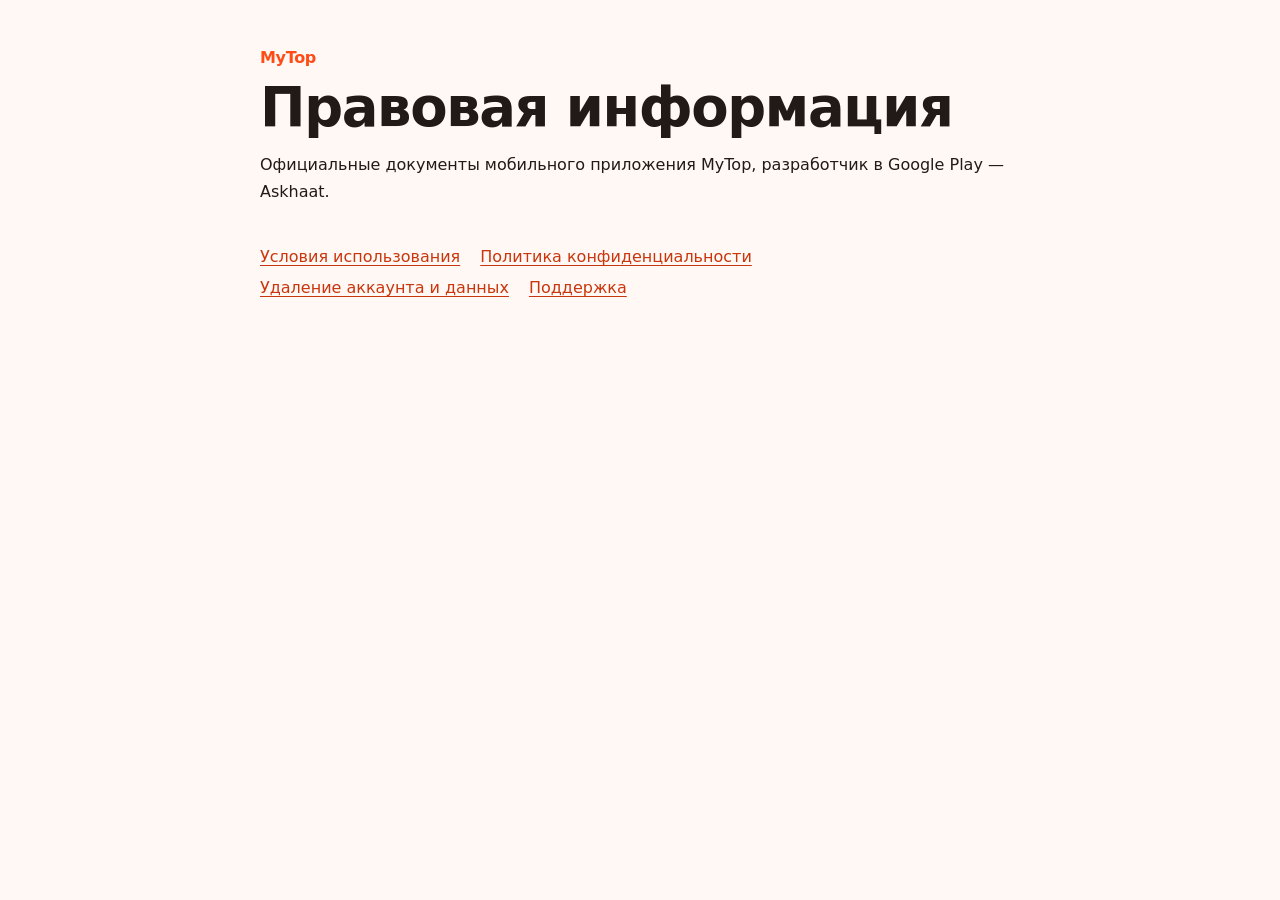
<file: index.html>
<!doctype html>
<html lang="ru">
<head>
  <meta charset="utf-8">
  <meta name="viewport" content="width=device-width, initial-scale=1">
  <title>MyTop — правовая информация</title>
  <link rel="stylesheet" href="./styles.css">
</head>
<body>
  <main>
    <div class="brand">MyTop</div>
    <h1>Правовая информация</h1>
    <p>Официальные документы мобильного приложения MyTop, разработчик в Google Play — Askhaat.</p>
    <nav class="nav" aria-label="Документы">
      <a href="./terms/">Условия использования</a>
      <a href="./privacy/">Политика конфиденциальности</a>
      <a href="./delete-account/">Удаление аккаунта и данных</a>
      <a href="./support/">Поддержка</a>
    </nav>
  </main>
</body>
</html>
</file>
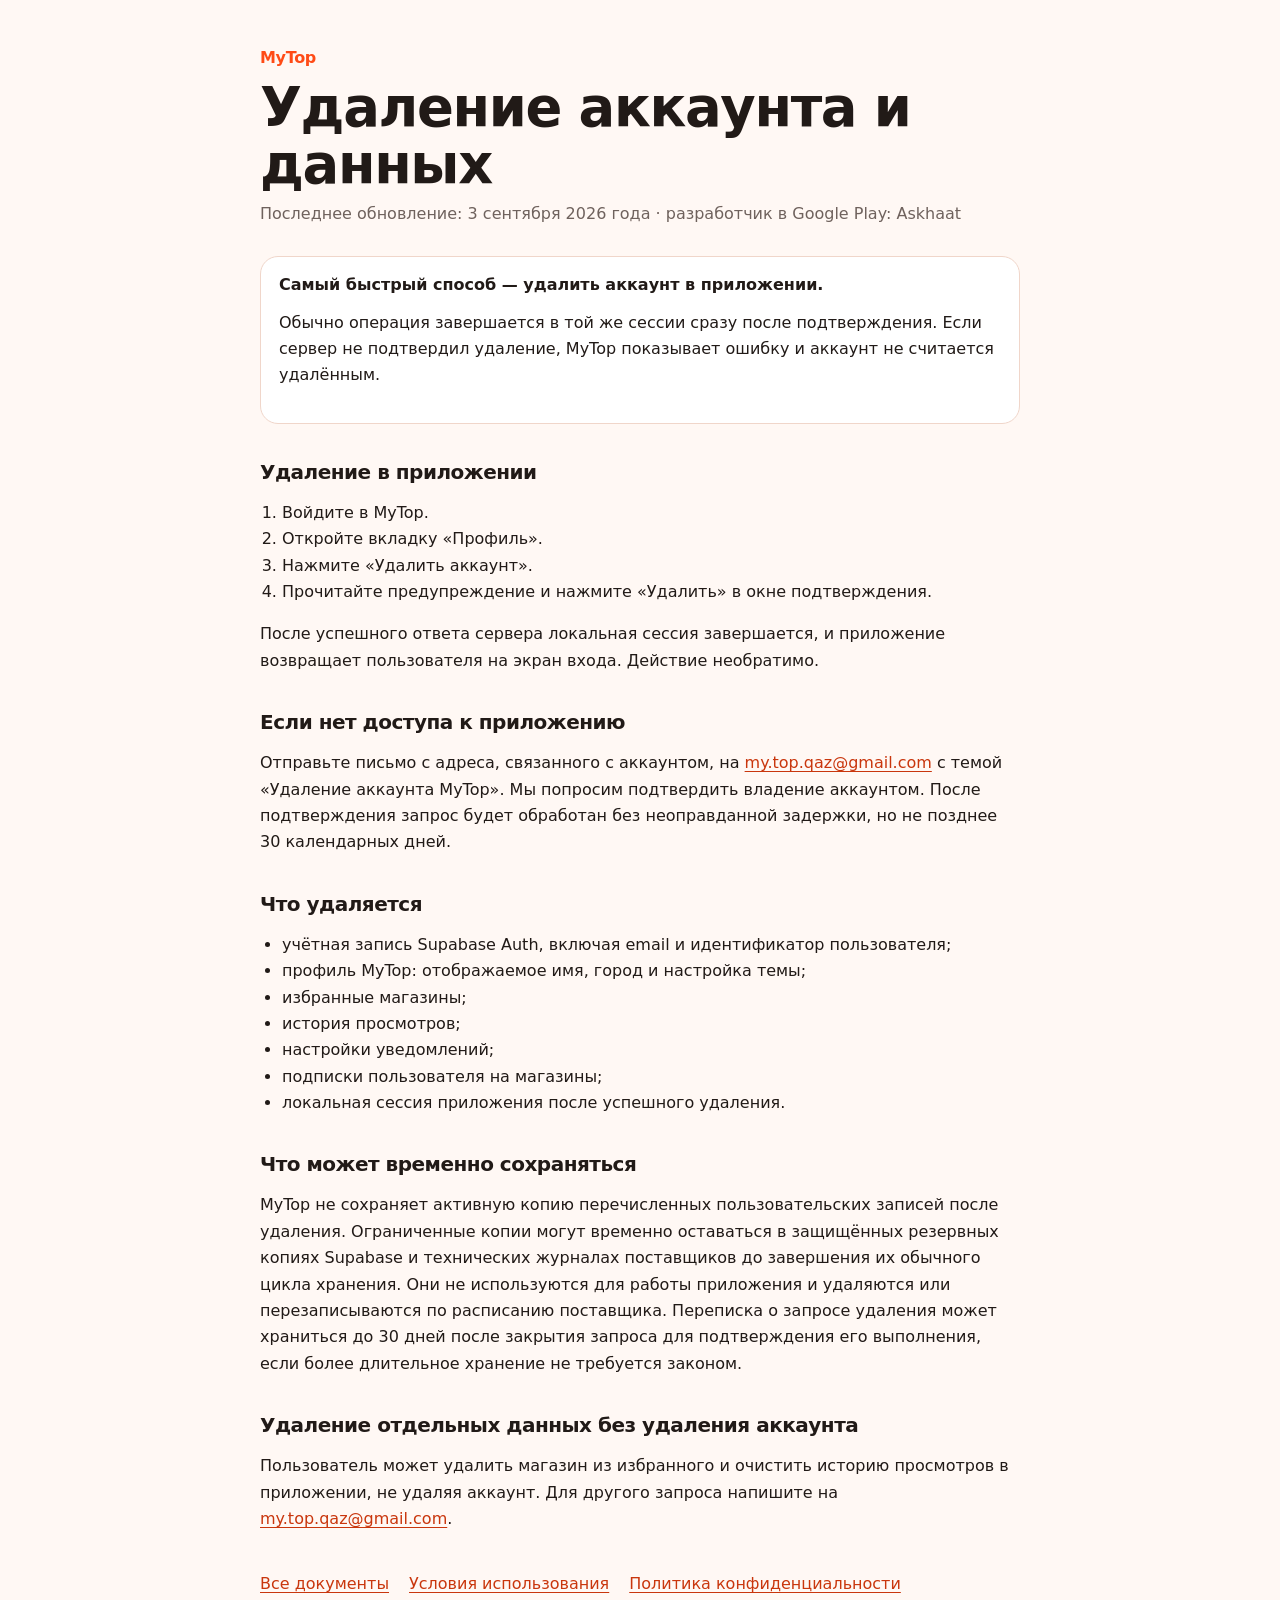
<file: delete-account/index.html>
<!doctype html>
<html lang="ru">
<head>
  <meta charset="utf-8">
  <meta name="viewport" content="width=device-width, initial-scale=1">
  <title>Удаление аккаунта MyTop</title>
  <link rel="stylesheet" href="../styles.css">
</head>
<body>
  <main>
    <div class="brand">MyTop</div>
    <h1>Удаление аккаунта и данных</h1>
    <p class="meta">Последнее обновление: 3 сентября 2026 года · разработчик в Google Play: Askhaat</p>

    <div class="notice">
      <strong>Самый быстрый способ — удалить аккаунт в приложении.</strong>
      <p>Обычно операция завершается в той же сессии сразу после подтверждения. Если сервер не подтвердил удаление, MyTop показывает ошибку и аккаунт не считается удалённым.</p>
    </div>

    <h2>Удаление в приложении</h2>
    <ol>
      <li>Войдите в MyTop.</li>
      <li>Откройте вкладку «Профиль».</li>
      <li>Нажмите «Удалить аккаунт».</li>
      <li>Прочитайте предупреждение и нажмите «Удалить» в окне подтверждения.</li>
    </ol>
    <p>После успешного ответа сервера локальная сессия завершается, и приложение возвращает пользователя на экран входа. Действие необратимо.</p>

    <h2>Если нет доступа к приложению</h2>
    <p>Отправьте письмо с адреса, связанного с аккаунтом, на <a href="mailto:my.top.qaz@gmail.com?subject=Удаление%20аккаунта%20MyTop">my.top.qaz@gmail.com</a> с темой «Удаление аккаунта MyTop». Мы попросим подтвердить владение аккаунтом. После подтверждения запрос будет обработан без неоправданной задержки, но не позднее 30 календарных дней.</p>

    <h2>Что удаляется</h2>
    <ul>
      <li>учётная запись Supabase Auth, включая email и идентификатор пользователя;</li>
      <li>профиль MyTop: отображаемое имя, город и настройка темы;</li>
      <li>избранные магазины;</li>
      <li>история просмотров;</li>
      <li>настройки уведомлений;</li>
      <li>подписки пользователя на магазины;</li>
      <li>локальная сессия приложения после успешного удаления.</li>
    </ul>

    <h2>Что может временно сохраняться</h2>
    <p>MyTop не сохраняет активную копию перечисленных пользовательских записей после удаления. Ограниченные копии могут временно оставаться в защищённых резервных копиях Supabase и технических журналах поставщиков до завершения их обычного цикла хранения. Они не используются для работы приложения и удаляются или перезаписываются по расписанию поставщика. Переписка о запросе удаления может храниться до 30 дней после закрытия запроса для подтверждения его выполнения, если более длительное хранение не требуется законом.</p>

    <h2>Удаление отдельных данных без удаления аккаунта</h2>
    <p>Пользователь может удалить магазин из избранного и очистить историю просмотров в приложении, не удаляя аккаунт. Для другого запроса напишите на <a href="mailto:my.top.qaz@gmail.com">my.top.qaz@gmail.com</a>.</p>

    <nav class="nav"><a href="../">Все документы</a><a href="../terms/">Условия использования</a><a href="../privacy/">Политика конфиденциальности</a></nav>
  </main>
</body>
</html>
</file>
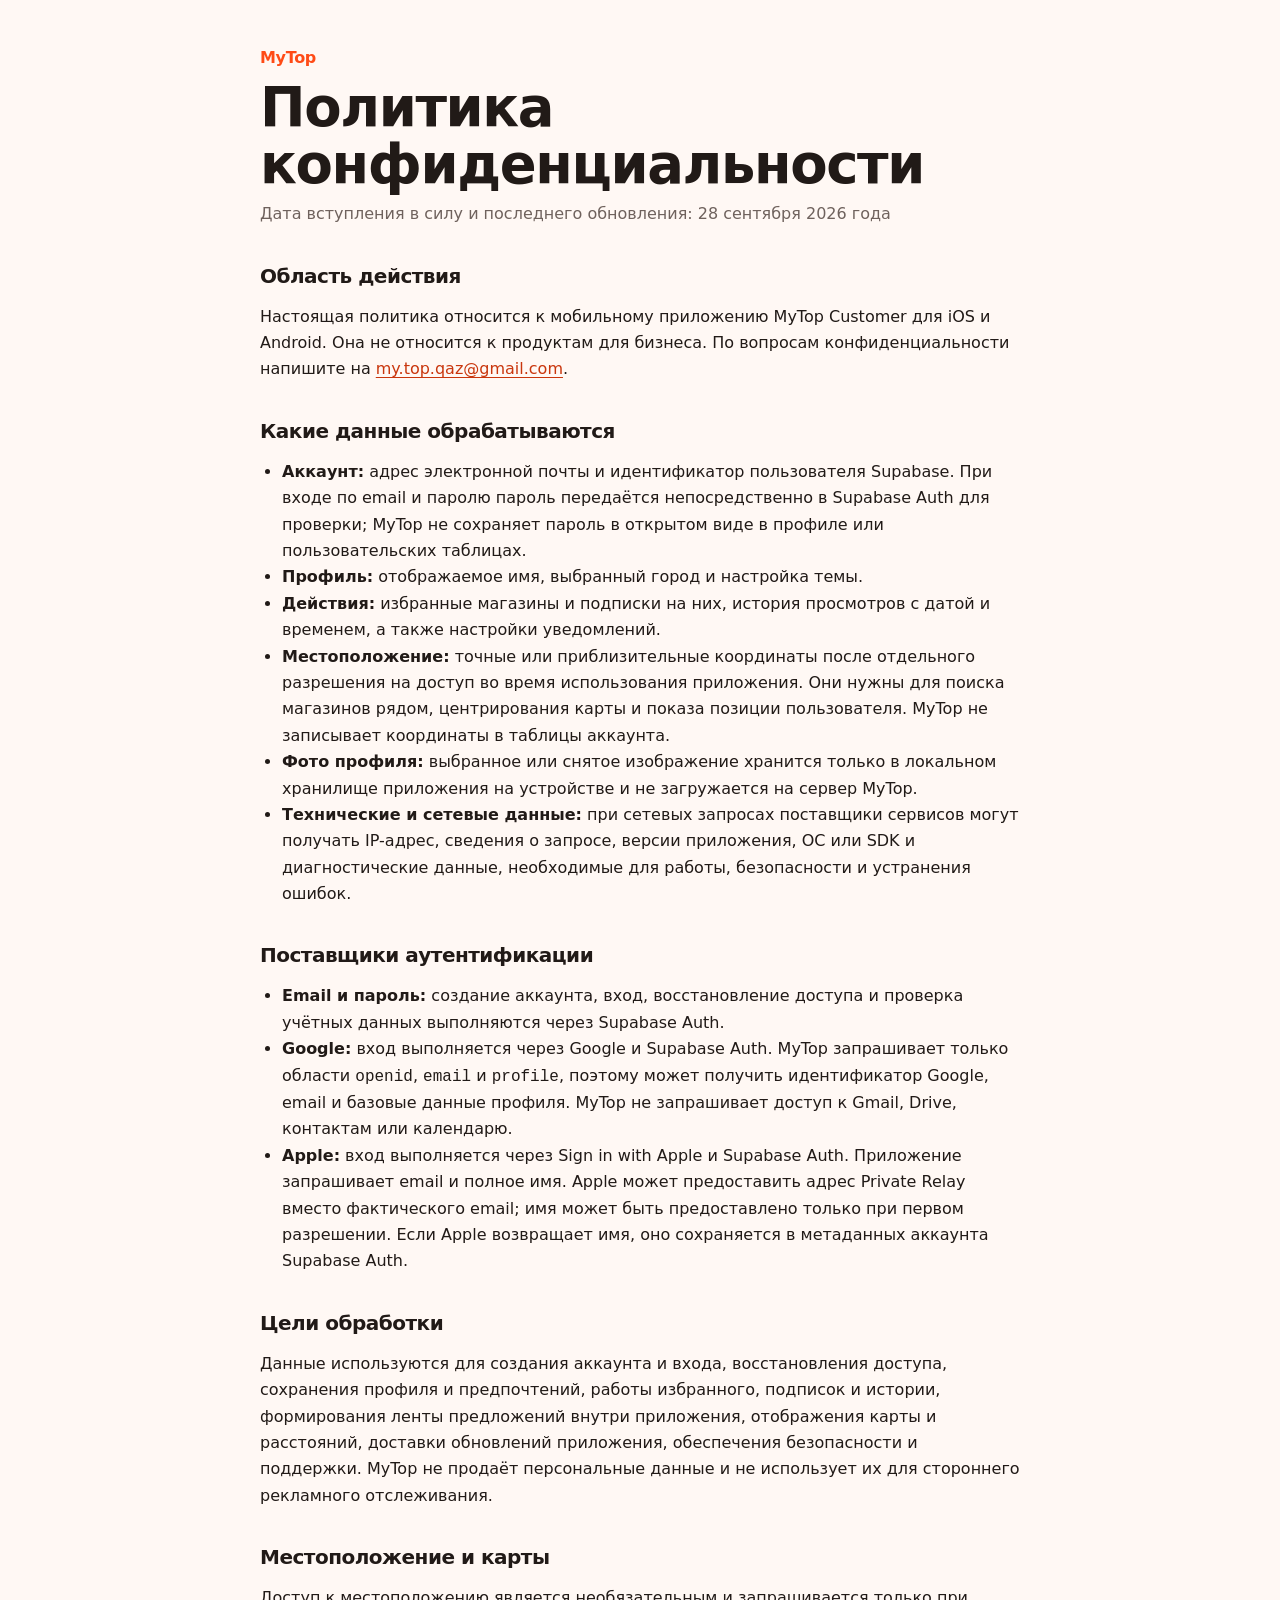
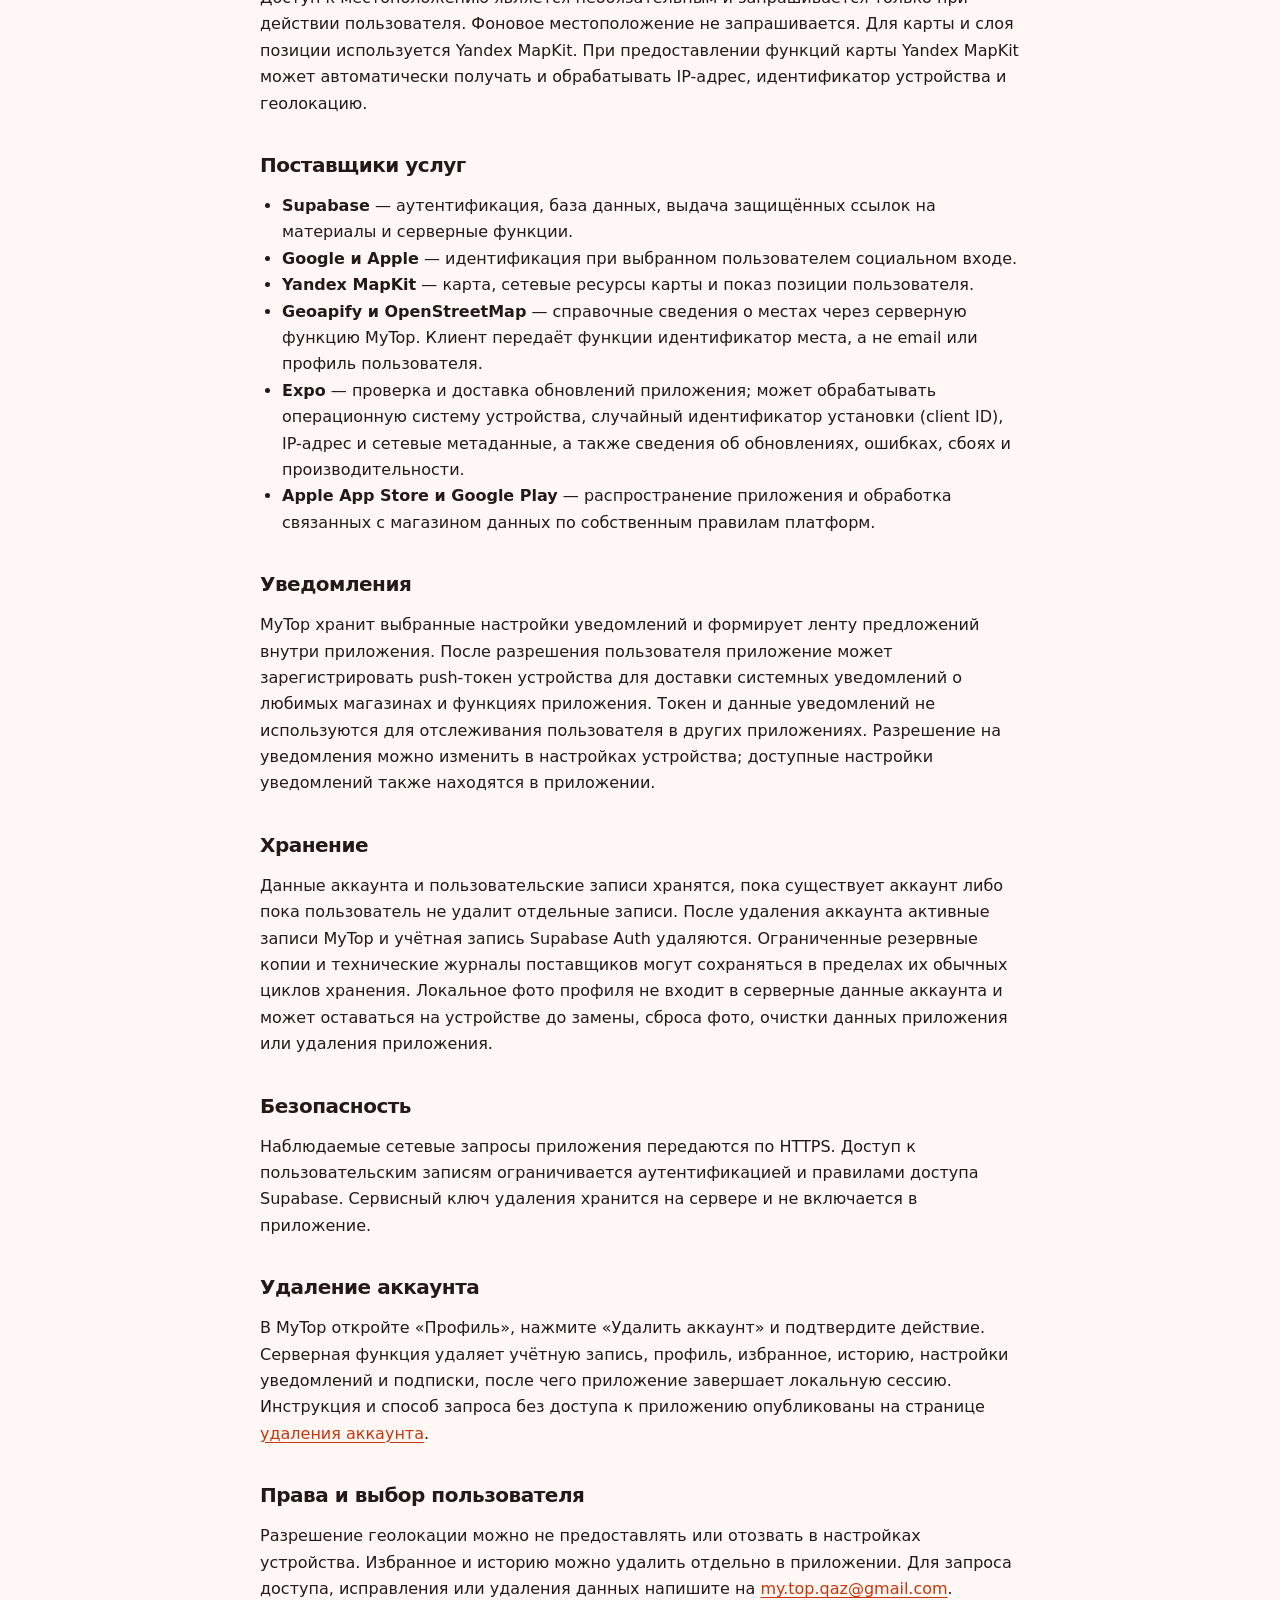
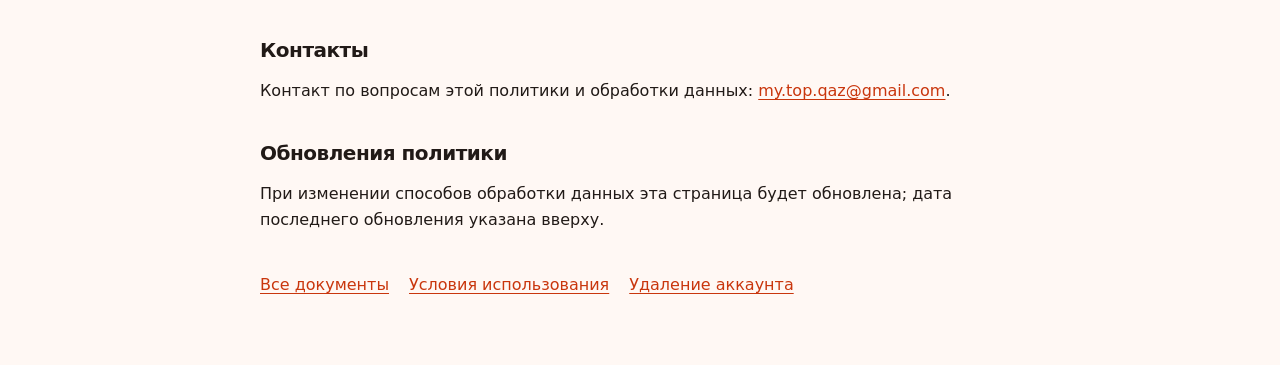
<file: privacy/index.html>
<!doctype html>
<html lang="ru">
<head>
  <meta charset="utf-8">
  <meta name="viewport" content="width=device-width, initial-scale=1">
  <title>Политика конфиденциальности MyTop</title>
  <link rel="stylesheet" href="../styles.css">
</head>
<body>
  <main>
    <div class="brand">MyTop</div>
    <h1>Политика конфиденциальности</h1>
    <p class="meta">Дата вступления в силу и последнего обновления: 28 сентября 2026 года</p>

    <h2>Область действия</h2>
    <p>Настоящая политика относится к мобильному приложению MyTop Customer для iOS и Android. Она не относится к продуктам для бизнеса. По вопросам конфиденциальности напишите на <a href="mailto:my.top.qaz@gmail.com">my.top.qaz@gmail.com</a>.</p>

    <h2>Какие данные обрабатываются</h2>
    <ul>
      <li><strong>Аккаунт:</strong> адрес электронной почты и идентификатор пользователя Supabase. При входе по email и паролю пароль передаётся непосредственно в Supabase Auth для проверки; MyTop не сохраняет пароль в открытом виде в профиле или пользовательских таблицах.</li>
      <li><strong>Профиль:</strong> отображаемое имя, выбранный город и настройка темы.</li>
      <li><strong>Действия:</strong> избранные магазины и подписки на них, история просмотров с датой и временем, а также настройки уведомлений.</li>
      <li><strong>Местоположение:</strong> точные или приблизительные координаты после отдельного разрешения на доступ во время использования приложения. Они нужны для поиска магазинов рядом, центрирования карты и показа позиции пользователя. MyTop не записывает координаты в таблицы аккаунта.</li>
      <li><strong>Фото профиля:</strong> выбранное или снятое изображение хранится только в локальном хранилище приложения на устройстве и не загружается на сервер MyTop.</li>
      <li><strong>Технические и сетевые данные:</strong> при сетевых запросах поставщики сервисов могут получать IP-адрес, сведения о запросе, версии приложения, ОС или SDK и диагностические данные, необходимые для работы, безопасности и устранения ошибок.</li>
    </ul>

    <h2>Поставщики аутентификации</h2>
    <ul>
      <li><strong>Email и пароль:</strong> создание аккаунта, вход, восстановление доступа и проверка учётных данных выполняются через Supabase Auth.</li>
      <li><strong>Google:</strong> вход выполняется через Google и Supabase Auth. MyTop запрашивает только области <code>openid</code>, <code>email</code> и <code>profile</code>, поэтому может получить идентификатор Google, email и базовые данные профиля. MyTop не запрашивает доступ к Gmail, Drive, контактам или календарю.</li>
      <li><strong>Apple:</strong> вход выполняется через Sign in with Apple и Supabase Auth. Приложение запрашивает email и полное имя. Apple может предоставить адрес Private Relay вместо фактического email; имя может быть предоставлено только при первом разрешении. Если Apple возвращает имя, оно сохраняется в метаданных аккаунта Supabase Auth.</li>
    </ul>

    <h2>Цели обработки</h2>
    <p>Данные используются для создания аккаунта и входа, восстановления доступа, сохранения профиля и предпочтений, работы избранного, подписок и истории, формирования ленты предложений внутри приложения, отображения карты и расстояний, доставки обновлений приложения, обеспечения безопасности и поддержки. MyTop не продаёт персональные данные и не использует их для стороннего рекламного отслеживания.</p>

    <h2>Местоположение и карты</h2>
    <p>Доступ к местоположению является необязательным и запрашивается только при действии пользователя. Фоновое местоположение не запрашивается. Для карты и слоя позиции используется Yandex MapKit. При предоставлении функций карты Yandex MapKit может автоматически получать и обрабатывать IP-адрес, идентификатор устройства и геолокацию.</p>

    <h2>Поставщики услуг</h2>
    <ul>
      <li><strong>Supabase</strong> — аутентификация, база данных, выдача защищённых ссылок на материалы и серверные функции.</li>
      <li><strong>Google и Apple</strong> — идентификация при выбранном пользователем социальном входе.</li>
      <li><strong>Yandex MapKit</strong> — карта, сетевые ресурсы карты и показ позиции пользователя.</li>
      <li><strong>Geoapify и OpenStreetMap</strong> — справочные сведения о местах через серверную функцию MyTop. Клиент передаёт функции идентификатор места, а не email или профиль пользователя.</li>
      <li><strong>Expo</strong> — проверка и доставка обновлений приложения; может обрабатывать операционную систему устройства, случайный идентификатор установки (client ID), IP-адрес и сетевые метаданные, а также сведения об обновлениях, ошибках, сбоях и производительности.</li>
      <li><strong>Apple App Store и Google Play</strong> — распространение приложения и обработка связанных с магазином данных по собственным правилам платформ.</li>
    </ul>

    <h2>Уведомления</h2>
    <p>MyTop хранит выбранные настройки уведомлений и формирует ленту предложений внутри приложения. После разрешения пользователя приложение может зарегистрировать push-токен устройства для доставки системных уведомлений о любимых магазинах и функциях приложения. Токен и данные уведомлений не используются для отслеживания пользователя в других приложениях. Разрешение на уведомления можно изменить в настройках устройства; доступные настройки уведомлений также находятся в приложении.</p>

    <h2>Хранение</h2>
    <p>Данные аккаунта и пользовательские записи хранятся, пока существует аккаунт либо пока пользователь не удалит отдельные записи. После удаления аккаунта активные записи MyTop и учётная запись Supabase Auth удаляются. Ограниченные резервные копии и технические журналы поставщиков могут сохраняться в пределах их обычных циклов хранения. Локальное фото профиля не входит в серверные данные аккаунта и может оставаться на устройстве до замены, сброса фото, очистки данных приложения или удаления приложения.</p>

    <h2>Безопасность</h2>
    <p>Наблюдаемые сетевые запросы приложения передаются по HTTPS. Доступ к пользовательским записям ограничивается аутентификацией и правилами доступа Supabase. Сервисный ключ удаления хранится на сервере и не включается в приложение.</p>

    <h2>Удаление аккаунта</h2>
    <p>В MyTop откройте «Профиль», нажмите «Удалить аккаунт» и подтвердите действие. Серверная функция удаляет учётную запись, профиль, избранное, историю, настройки уведомлений и подписки, после чего приложение завершает локальную сессию. Инструкция и способ запроса без доступа к приложению опубликованы на странице <a href="../delete-account/">удаления аккаунта</a>.</p>

    <h2>Права и выбор пользователя</h2>
    <p>Разрешение геолокации можно не предоставлять или отозвать в настройках устройства. Избранное и историю можно удалить отдельно в приложении. Для запроса доступа, исправления или удаления данных напишите на <a href="mailto:my.top.qaz@gmail.com">my.top.qaz@gmail.com</a>.</p>

    <h2>Контакты</h2>
    <p>Контакт по вопросам этой политики и обработки данных: <a href="mailto:my.top.qaz@gmail.com">my.top.qaz@gmail.com</a>.</p>

    <h2>Обновления политики</h2>
    <p>При изменении способов обработки данных эта страница будет обновлена; дата последнего обновления указана вверху.</p>
    <nav class="nav"><a href="../">Все документы</a><a href="../terms/">Условия использования</a><a href="../delete-account/">Удаление аккаунта</a></nav>
  </main>
</body>
</html>
</file>
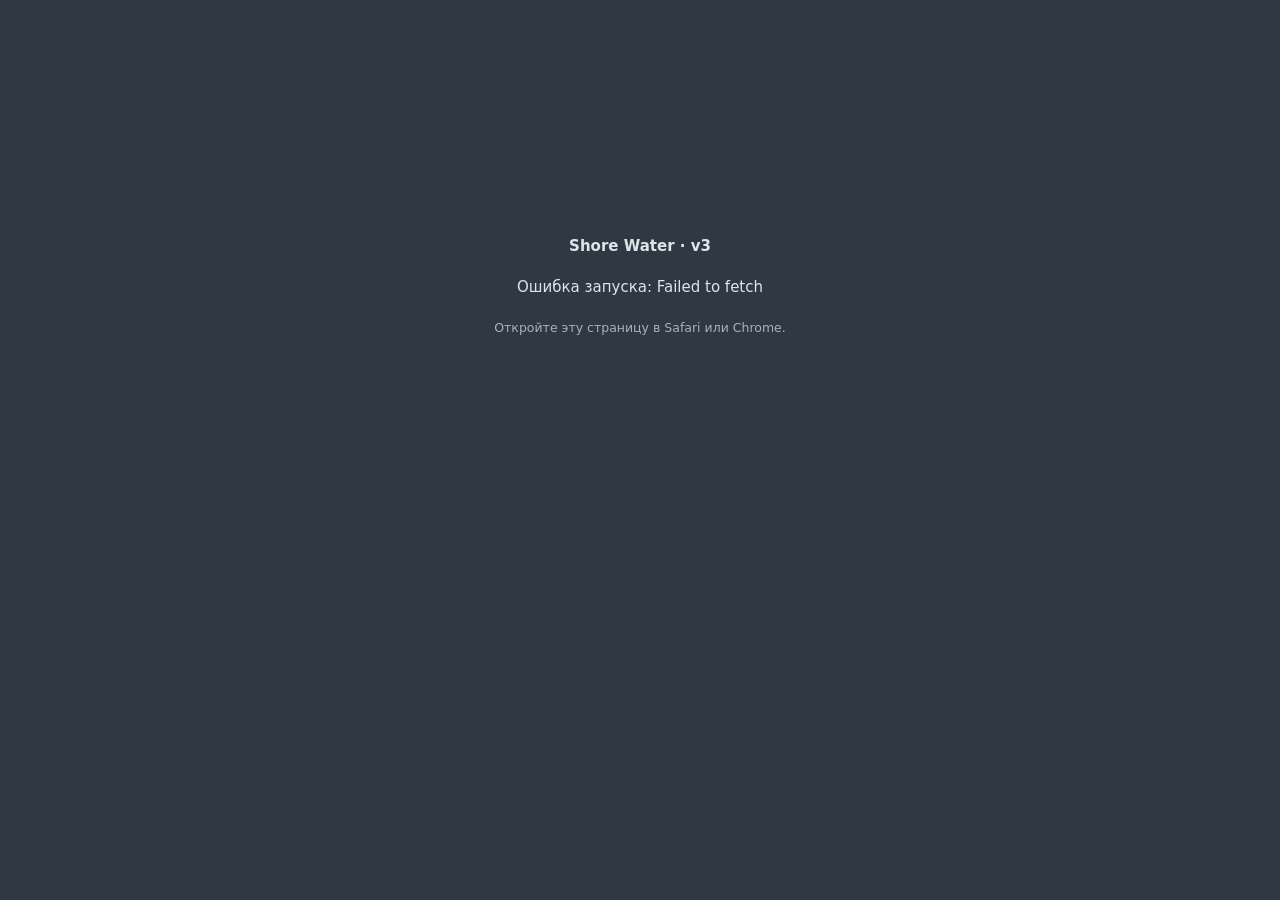
<file: shore-water/index.html>
<!doctype html><html lang="ru"><meta charset="utf-8"><meta name="viewport" content="width=device-width,initial-scale=1,viewport-fit=cover"><meta name="robots" content="noindex"><title>Shore Water v3</title><style>html,body{margin:0;min-height:100%;background:#303943;color:#dce5e8;font:15px/1.7 system-ui}main{padding:26vh 7vw;text-align:center}small{opacity:.7}</style><main><b>Shore Water · v3</b><p id="status">Загружаю берег, песок и прибой…</p><small>Откройте эту страницу в Safari или Chrome.</small></main><script>
(async()=>{try{
if(typeof DecompressionStream==='undefined')throw Error('Нужен Safari 16.4 или новее. Обновите браузер либо используйте обычный HTML-файл из чата.');
const response=await fetch('https://raw.githubusercontent.com/Prozorog/mytop-legal/b7c500f01bbe228c8cee21589163d2afe8513a1d/shore-water/index.html');
if(!response.ok)throw Error('Не удалось получить исходный пакет: '+response.status);
let html=(await response.text()).replace(/\r\n?/g,'\n');
async function hash(text){return Array.from(new Uint8Array(await crypto.subtle.digest('SHA-256',new TextEncoder().encode(text))),b=>b.toString(16).padStart(2,'0')).join('');}
if(await hash(html)!=='13390603e62b785137950cf99668e0f36270a279e210564f69685cb3d7df3437')throw Error('Контрольная сумма базового пакета не совпала.');
const packed=[
'H4sIAAAAAAAC/8V9a5PbSJLYX8Fq99QEUETjQfDZaLkltUaK1Wj61JrRXmgUWpAEm1CTIAWAbLJbHbG7Zzs2Ys/h8Pk+ORw+nz/4myNmxzs3433MRewvaP2F+yXOzKoCCmy2pNu7sydGTaAeWVlZWfmoyiq8eOE0met67NbeOJ9OtEmYnARf3koXX97a3xtH4XB/bxrloTYYh2kW5ZC1yEf1NuZSehJOI0hcxtHZfJbmX97SBrMkjxIseRYP83EwjJbxIKrTC4uTOI/DST0bhJMocJisVx/FeTCYLaN0E/JgNpmlUH4cTaMK9GGYnmLhPM4n0f7xeJZG2lmYR6n2x2+1LEyG2m0tW6SjvV1e4svk1kv2wm22PUZ/bv1wEvajyUU+m3ejZFnLwlFUD9MorMcJ9LQO6cyer/ReGp+M8+40XNWa8xXbVpRKUGH98oeQkMfJSUaAoZuDmgc5mqm9rxG9B/Dr44iaokqObQ+XY62uNX1EAkkzmszOuuEin13+cLwYXvRneT6bvhcxXqTALI8Hp7KabORG1Kp1Xy+m82pVx/+4qoLuHbvFGnarA4yWRYM8niVaPIRhlOSCsR3Hw2GUANu5+8cPP3t6qD0/eHb4FIfT29uFxL1hvNQGkzDLoF5/AW0kGXIAf9SGYR7WkaE46wG37DtY+epvrr67+v7dz66+uvr91Vd7u7z41moZchHUc6nef7r6Bmp9c/W/31uHeA7qeFTnr6++v/rNB1o5SaELUOPqfxBSX38IKeBlLP23gM7PAfxvNajy66vfQa++vfqurLoL5CkAEG3zNIwn96PpDKo3CL2/xfrQ5rdXX737xbu/0gAOUuZ7SPjNu7/Urr7Trv4B3r/D9Kv/U8JWKZ/OzpDqNHv29+JkvsiV5nAg8/Wcpu44Gpz2ZyuctvgYDfe1q78DxL+Bxn6lXf3h6itojnr126tv9nYFRN6Pj2pxEiUfau8/X/3u3V9Cd76j5mg8v4Xmvn/383e/QOp9VKPaaJZC0mgWTsVIILSisoIRLyIxSkGaotSaxgm82fgUruDJsUCCalkezeHFsn14WYaTBVZxsNGPwubNIpzE+RoR+u84pNi3d78k1L5TyJlFE5hvHLuyyt5sTnNQbfbqr9/9inMY/AMAvMi1ooj7/tXfESl/A419876yTSz7vwjiH+Df7+mvUn6Xo7ety9dnOPUhjUBkQCIJBmCnXyP/vvv5tSlEhefhIov4kH0FbPCtOtV4i/Oivekij3CiPT84vq/tasgg1MffAfbfaf/4s7+B6QGMi1zTT0HhxKOcp/4aySYKf4NYHc/DQcTzYDa9+9XV3yNRsdbVf4Wyv4SJR5k49YAzAeRX1Jn/AsV+x2c5LwDyCiD/Egtc/RrrP6B0KECTCIp/LSYyVD8SLZY9nVcJKjvo+s0/fq19cvR5qS8d221AGqlNePUdF96QlwlpZC8UFIjGN+9+gYj/W8Dgq6v/c/UHi+Tk1bcolP5ADAjs9+7faTTluJTCit9c/dYSFN8V8l9o5IbXAc0Af9ktevWbDms0m754bXlN1mg3mwwsgSTLtZNJMAiTZZhZJ1F+D62BVV7bOYv6JxN3h12ECdoXcZh1R+Eki1g4mY9D8TyfnUXpURqNojRKBlF3Zwzqtj4HxTpLpyGk7LA5cle6jO6n4RlopbuLERTm1S/1HkfYB2Ix+iNQ+vSzu48eHwbTMB+MP42GcVjbqc1nMaCWdsFgQcNJ39Etyo8ygMKr3f380eP7wQ7SvI6GSt3bwTzeuXA4PFyCofM4BimRRKno4oB3eDLL8h0WBfsXkQUoY8H70ShcTPKa3svyMF9kFtemAeEu07DuPWFB7QAD1PnE5OODPIzsQ8MFbPsfaXD/GwziH4jRkE+/kdPiKxrmf//uL3tCY1DNq6+hzPc0EVAIQeLXwP2/Jj0qqv+HTVmgEbQN6WXt9Ap6I296jP+9NVok3HiYQmfjLJzOJ9GzMAVeqJ2xsX7xZaJx6g5miyTPgpMJ8skjHIsknNBA50dhCrYlpNQg9+nhk/uHT+9+/uDB4VOG75/cPXCaD/Dx+ODTo8eHx4iHAMrbywIO/PbtgzQN19YonU1rPEm34mQwWQyjrNbQ7zS6H1PQ1e+4XbsXj2o/EPD1NMoXaaIli8mkbHzUn2F3BmBn5dED7EKf2LOmMzKSy8ynUTKM0iJ3GM3BDr8htwfp/TgZqgAh6cHTg08PBVWgYaKBKFmpv0lBwoSApkqx43yWhifRp+WYXasouq4OAQ4oQhqVqG22raIJr/c+e/zZ01cHz54d3Hv46eGTZza7Ab+P7A1R7p/Zm/uHR88evrr32adHnz0BlNzGn9AvDqPsF7sB0YJXZqc03mgFKQN7TFJgA74eBEE1hZB9fPjs8CN4A1mU2kX2nZ3qF5A/BJVe5VDioCKn0tmSYbZkim6p0wH8CU28X5BP2QVycr9pjJxakH4YZ/NZFtX+dVC6vIROC9/GabT8FuN/b6mC4pPHx4+Dn36ZLKNBQ5vESRSmx5xfeH7q3tdyBrmutljqFzE9ZecBiulFGh3H51EN/Eq9RxnzABT5dF5bLA18r2Xnet3yqXrNtnQmEusOeJMcVBjQbw0cx1lam+s66wdgitZC02FUkAMeBcCJgxwKSEpP41UN/wEi0eRBBHoL8AgBE1ZJ4dD71oqF1lrH7JG10tm1mrxcCOX6olwlu1/[base64]/TCL7kbDZ5xVJMvUnrAnUoR67gPWj4b3wZVkebqIcJoCAY/RxpudJZkWall8kkRDjewgsHxmkwXpVkGyURxNhpb2DEg5QdMJSp6ks9ky0tAjRViQBPZJGvfRsgSUklOAmkbaSTQDBZvGAw1n4QSs4SmYHExLZjnU1WZgH4Mbog2jQTixpD10fPDk/qsnASp6Rs/3fxJ47i5PZmgmYVeCJDrTHkxmYe65pFVrvIAhfhp6YWBhlU36CGjiR6GUhF+QqoRxABbHMqKGjyO0sEAoUMb9OM3XAYolqv4UPO1lNAxsDiwC8RPn+F5Ag+HgxkqQc5sFh4sbpyUqOo6axLuoYYkeqLDuzaYo4o7S2QlINjBAT+VzLQNdHyVfHLOf/nAJfIij6tm2FmVfJmAwDmJKwXGfayMkZi8Gpw2FwfLzZW8G3izJLHi4h8Kwt0hitJ20Um4t7gIDsgVyE6D0o4tS4gHPLmfxECYkTAP9ggD1iwHg9aAVIXyigISD5fq74JdYDCRZjzDShkGtIjOpLaxpRmZkrVe6lZo3Fai/[base64]/H3F4rJjItFllCLU4wr04+sPlDmHMotgvqrHbBnMz+uvWRjUXgvZY8a60TAHY9CyoSnF0aZKlXLmRfiSlc9m4yVbcM1ZJPaVAn1RYFnliMUcZsqQeGKTIXizQkW9WLE1W7lsDeNWFJHWnWA7tOyeHf7k2edPD1+595nCkNbJBJ7IIJrHoLfR/o1iLP/5k6ODez9+9fSz568eHz755NlDQe73lD3+8aOjV0ePfnL4+JitPlQOAB+zNZUC+XG86D+aguHt3t/A1Wa8f3VgE+hjfQ0/Qp7i74PHnx08K2j5cf2wP7IL9kd1wVZmBemLniovKkM6mJA4ohGVKFujGASKAMK1kUXlajxJKp5NtaMIBVuZCsXD',
'y57KQBU0shwmFKWHYN2dsz7YbucM1P8CbOGh4mcvV0F/VYdCy/Ogf16HonkaLqMJn0jj9XyW15aYW3gJEsjbt7zknmXbji/f9q2m5N2ijTQcxosssFzXZ2hkPBXvXoNN4mmcB5bfKEtPolEuBIIydWvFxAZc+yu9TjVVeaFXpAXt6ahgBlE8kVBAnnEo5vuhlEjls/l7cQIKn38QJ76v8j6kCMxHI0UGW/DiJRk0aWG95LM8nDwnG5BsF1xvrmGR1wF0o/d6L+CI9F6bpi7z4gDp3ov3AqJcL4Y85BLR1CqoxSYYvYYUzk6TnYPo3EyTJAeRD0ylG8uVWUOugqdzfbfGecTgP9groMpwFWDZeg6F2fA8wOL4co4uYK7y4RDzdVxpwZx9IpOOS2pxskDDSiKL/kSAalroJFdntGejpjkEB0vuW4779i0V2AfLfRvA0w0lwRCQAk1nZ1F+n5ZpaEmWHg9ymn/YGJY0C2Vw+pLGEL2hT8Rc0s5gSoDbk+UgKdDohgnU585RtuiDiQ5Qe2Dwk2WFBfuz4VpLIrAN+VTPtDi3SoSniEUcToKaU8c+6gY8FB6KRx4K9Viv5Dg25cjO6EQjCQvmuVcljhiIPT6/ObsIBKLhSRQUgHkBw/[base64]/[base64]/KJwLPj7UmejVbAAJ2J0Hizrr0n/RnkIuvcMuiBV6hqe13tub62o2dUKElcrSF2tUMMW+gVU6VoHNMzYXK1QxYBjslrdGa26Tn0ECbX1ndE5PoMqLbsOHOCBo5iHZqAmvjTC3pkZhL1LQRqYwI32nYJTbAZVds/qSMyuXTEcYTiGEVF7mKvMPohAMQGfl3wkkY8DzPszsSRTIRRmiAUgnZ1SOejZx9oSw/crVKF6q3oVVRKWRYHVkBiehdkYlFEpG4d5uVxnN0B+tsUKvGG1bHV+vTSgHlavzk+ZaljtP2kyXgKahXxX8d8jUV6RtNAcprq6MoP5ujaRl3viFXdEGU3F4HmfY37v8PFjzv9bHfKNbMUR/4AP/pHud9Xz3uJ0i2VQ9LmLR8Xllmn9MvsGh5uWRCsEES1VCKWbNcgMAvtOubAB82RzNec04uZbTZJ1CbY4i8GehZ8k4NvKd7x2o+s7bq80wm00wZMN69tG0zvhZrc0uePdxPBcPj1eF8/[base64]/9nhReq76ZKM4Bf9oaU2i5CQf77bJXNtgMwmeuI2boqVMRzsPZfqLusOcl7oYcrL+Xu/KmgyXHhz4hwigKJNG4es9WaQcdELJfG241UHHQXbFr4fPetUkFE5LoAw9kyOADi74KvGwmFCu3fXaG44tdhYLbZlVlLzNnU1p2UTfxQLFPAM1tCX9ZMN1FN7PCUjmxjaHcY6xIgHfNbKajuninhM81B2wLQaTBZieqch2rHa9BbnwazpO4RkezzHuhNQtMGoahaeZ1o/yswisWGDtLEqZhkGlk3A+J88RZudE6+M2Gdi/[base64]/VXROp6CUZwfPHt17df/pwXNdZWHOqy5nVCgXJWF/EgnEc9yj49A8tNghf6nkHPFgJcxjjXLFlNvXIKpjAyT1ZqX78TLOZrwSsN3lFlLx4ICpVU7FcqAKoSOldrmfDnK67YK0brr2hrR+jrbcDeoSpvU/RUcKYVWqSJu9Vp5RYEEepv0/0E+u03Cgx06j2WG35Ky4f/jg4PPHz149P/ji8BWGIj169vn9w2Mt0F7YluszzUa7E/96/ksRK+V12gAC46xtBIT/8c00cPcHUWBbLI2n+IOh/ehD2RaXx/DfyeTVgzQ84RtcuGtXO4tyRhWxlqxShsF1Wi3muxTTLfcHwRVvaIsvjooNQ4DjaYsj2g0vEoHbtMWz9Tzatq9IO4oynSO/eEaRxbJh14F++67bbrBb79949LR5QB4nMFBv+STgRkhv+fkyWCxxWAmLIHD0uRlILMtkW59bazPYskW4WOpWaki8lkfBHKbHqyPRVAAUMIiCc+ZYMMo/LVD3iGYtmFS3eN/AcBjOzkBWcXQZ/SRi2/RNsHiMLn8BzkxAYgGDIlQqmQVvrNX6fPeNdWZYPnhAiH6YrIHjs+zZOExqGYFER8UBofz2LWaekMRKK/notsJ/gkkdS+zCLpFF+GM/DrMAfRN0MnCpD34atlFzrDqmDmd5LWGL40Wi4y4uKACceTjWq6Du9FZ7AfwR8xFT15i6xlR0cJdmgPHQtcw6r2NDrNgwPiYKsQz6acpwlhBkOzjR9LAGVUvpatiMrGUDHlZaBLYsdzuWnHS+5/ou8z2v2S4ZWN3gjmCcn8MUWGDclNzrvpmHBa/em8RztngWT6FGwbc/uqCFOuLSH11McExhKonXCgdzzBqAk++1PIfdUrn0gtaNxXj5zHI7MAhNDCXB1bgAFDR2DlcNtbKaC244Hz/AP8DYlOWRtTaclmUSUm5tDsZDUzc8YCpqAH0iwTQuDjMwHPzxdMlJoCTBbmnDH7cFo9CfIgirYxJcGgrHYh6ygIn+sYENl5D7FABAkMCXsEDwQR/ALeRmBTFB3WoDizOEByq64erlmLU8mEBe24cx4zEK4LFtzFAcOAwwYGcbGTiYlJENg+37/[base64]/G7VpDL4YxWp9yYMUjBK0Y0mIDWzDgX8N2seBjvIKYIVjBAg4hxRtw+PPMu0ECIkxjNkc1DxY6CQNJuseeXwi',
'wIoPhjYI0zSOuC9Ip2ssyVXcSeT8U0cSnVkht1+dtu/VPQssCr/jYicHs+zmXIXeA4FrxIUEivM54+3oRrth6QZ4rtHBQVmDI3uIWzWVeQCzGoxqmjs6qQc1twnCpNMQuQphoRilGUhh2klyWkhOvV42A8qv5Zft45q5WGmCKdrfxVg75FjUjgjUFKLSJhljo7AEdwvF0anS7XCJ/g00Dw0a1fmMcg9A1gF6WkyBHseX1yv4DtTLSBWcHeyAg4LSa0tGAS/OchGVdrMQm+C2ARWK2vggS7cYmnkwVhXZaPktYmBRv4G+FpeREpUz2ibIAtyKwQXCRLQPQ6j3ROZuIFW2SGCSqXVGpoI6ynEeXCtJzYOAPl8bLkafCnTKZ8hb8TyVybJ8lkRfhGkckqH0PrDApQXY8pmDxXcVLFluXPKQdjNR/mAEJ4oVEcNpySBOLnsclEaGiqrVqCCaYrRhEcpZCB/PtFoG0gRGJQqnRGWyvIxqWRMFBLSqwKQwW4zqwzrAcLR6W6kEA+mZCk4461CRMte1qo2XAg8pqnAeaWzkPttrSsZr8h1by/GrrAQzDOVhdVDEpMQ0I7BaTXC3XWqzR2nFpPJw4RsZFE0Dg9OrJ6rhbALTUHYYppZrILUKyIQwPfHWDQ4UDDLib7QHSJS2OF8XxoOMkAJj12M4WQwLbOmTVBdgQNCTYlao3l9M51QXfX1fCHgSS1zeWB2wfTAfLA5QCCRzUBfYbYPkvymKobXrG6WUxN43jCrtUG/Ygha4wdlQSGDbPtGA20RI0AJT0qi+226CRgWrFDQqN+hkj62OI5GlLXaPkKS1awu8INRAlFCF14Ah9/0mHlRCcxD3NBrchDQC2sYojTAwItGks3VjvIuCAa14aw3yRxe2yiBc4PHhYM5NcKmxYc6YZOvCSHFNQ4rfcuoilYST4/ekrN2YLgIs1HF8y1RTwBoA80FAAf7C5S3xhkrNAblibIcFNV2rXkL2CjAN4KqmMHKRR81BiAQ1iBhjyIf+VxSAh1MGT2tI8xOo2QCatsGsuEWzbzCbBPFkspjGCfgI3LZNwHBlNIBMWu53HKuLdl/[base64]/RsNr+W0wJH2PeE5dzijkWV4sacAMjYfBYmmtTE4F68xwPB/FehYBS/HG46FOr27xbnZgYlOaV6a5aImUUjM8D4hw1rmJBUvrkQ3w/FtWC88BREIKEh/5mQFRZ2WgKKeKLshXv/[base64]/VScTVFPtNm/Rz9tJD20oRDZhXWPgcgkCAKARGIRsAhLegy7lEgtkx2BE2idqPsic5EvfXWerybTxRRT4KFG3lIfe6c09MaI+EIIVTXIJGCvEcyKcDWeiiYBD+f9YSAKmXIih+G3LJ4CbLOIfNVEfTtNnj9zQ4uvb7vHIkUlHHyATl581ETZTlNtt4CE4z5LQ8tmg3RiIoVi+5b/u3b6AHsgQYD3gYPesjVprrCsXxCqvgHtOQNDPggHODKdhLUk5IJc6Cjag2AS4trUtARNDbT8KyaC2ZYs02dM6mf5HYUVvoJHsdR/UM0ye0Wml6eW/iHaKO7uLDm4D4fIFACwD0y1b1E08R20D8tqnt4cqyBIHCtrlK7sJ8JD9zi4l0AWeSSNENx1jAIcUWMJZOAIghLmwS6zs1Sq0VLdOXy9RHDXBLdYKGZ4G+otpSNtrXLqVdgRSsfwp1oNPkiCthgpnBa2rhIw0iIJBMjG6uO/+A0UI2W+nUTqFyJxqXIok1+VJosI2reICFH78IFgWbxH3hPBrYDZmG7bHkZxQl5N+AdSBdO8DI3umapEWAhrHLNbJql12ZUC2xK4Okm2PW3ymij6ikxsDbh/2vnxIqjYFjj/88hMLEyfjfCQ2DXTn1l5akvXpAWX9WzYGKltlelFJ62ynB5kyuxzDrp6+SWYCLoQ/Ri4alcpYE3Xd88kpVGbxZRlj8H4lAsGsahboQQvn2rBEVlwD0YtCOPH1yLN8STgfLM53w2EKFlh/[base64]/EMlGsa3cS+A/0oA8XOXAymQw4r5Kfw0a7M0ChF5xxhwmJeSAKTmbhyB9UGvTaZLM0p5QkNfrWZxwYKEG0plOBsGjLAdsPsXg8lkKiecwA8WdcNoYpoyMb1+C4O7DKwYSoEXKmap3A1Opm6zbN2SJsSTncHbn/EPxoSZ/[base64]/Ifvos8mQqUbShnNzP2eLp3ifmboW1dAWd2fDNVt8OqN1MYFdx2lChzptDIpS+RQ9H4IBro9+UaU88p6wZi7fZ5HxKbphk/GeAqDJDG9rqJWJZH6LEQXOVEvUlwb0areJGxf44LkWxYl0Wk2/iZsFnU7Hdj1c5xKSYzZRGkd6IXQ5vcAMoBtLHJhIUNA6MQFouaCxDDAx5Qu4kIN7w03QF23fQAOiuDgFEDMAkzqAEXWz2SIdVLctPZfhYnoG/CfWg5rF3rVHK+F05wWYdme4OxSfYthkCCImnHDZTTMT54SWjaNhRiyGR49ylNrVG0vAAgJtYAkrpIwQ2LgCoU+hBmlPlDvBw29i2aEIdylGzKR4gc3UOgUKXC8rIgSuFy9CAygwoLJ09JTORaJgrmhiDA/pSGNd4qhf18l2i/aFyVjf2GhFP7hBOdAmHxszUFqttgel2z5Dv2/J',
'[base64]/LI19QoGQhTYZp6+BO8abTv6SQdfE+qP0STlGGNXatJuNjhLViqR5AHICfCyGZ3JZPJ0Dz8sw0wSmZ+DUC2XFXUh8LV1IkJldRUO+KAq/LH3KD7qZDGjQHUp11LUZ8Xb3RZ8mC6FmnfOfbNGfRtDUkL/yA7kvpboSVZaizvJc9IjZLy+ZiiZ27SXGCEo9jAlyo61pt1otxv/eQssbb3IahPN4Mgnx4EVxh1Ef2EuL86xy0RDeTwT/[base64]/HkPJIaRHl1FbNptwHBpmM37X+tDeBti498SUhIt94H9ncP19G2zV2QWxjk0VN2eOUzt/MxeLcUF5fvCzg/UoLNj6z1pn8k0cXYcZOWRXob3C7NDrmGTUEnTZ+gySEVM+jIWp2LMONtbhg1ogygtTJER0Xw+/t2fMpxdRzfh3H12vbWEOnSs2EL1GKs7ORntAACaoVmNaiV0YTvrTERmr0xXo8SXKKOvjhSy+Ib/hNB8NdHlBb52ebePeeZp8WFdtvHHRE+mOJtrGzxCb+wbi25YTNi+2YG4GRqtJuM/71FTs04zu+F82wBA0K4ztL4JE54cH+xy6jKNl5AbuhK8z/KQPtHDbGBxQ9qCimImy+2GlwWktAvgCN7qC+47o4F0usZgzID/+h1i+7gw92zoG/066ExEHf3YNK+bd2+He5zk00GsQyDWr1fz96kOZXR9d2QjlLzwv0MVyTMstW1MdT3cGPngro47CmHUMUOHfYSsFEqrYwhmoCpda4kngMkfoS5WPKqnIQiyr0J0rokW4zHcuvQdhcjyFRXC4nwpiSNpMsb9uYaRQa9khglCSoUKLs/3MNO3tzVN2V3oDPQl+rCVUMY/oygKAp1wBmMjE/OZZLB/uVCi+rD8ujEtVMH/yKhRXIGtZtg7zVarY2t3Y9YbWK4NXCDrJXLG4+S0eyGUwLFXBsGoiAIzjGtOvDlqJQh/iiC8b4DOtqCgzveE+uVqJ99W7Zi9fVi31lI93gyDa4vil+rJtbFechvJWNcLmQclbEe/NIx3LRC/KR3+WC4optey/c1vus9wTXDKA/jSUWXyOMqY7Zd/ehGIRWv76TjeNP15dZJncMG0xcNDUrryzQ8uU/fs7i+USu6A2ZpySdYVAQik+eFl6vaXsu0Oq1O0zNE/GyyBHtLl8493+0MimNss3QIfv2uqgeE4ciZ4z7eDrXRYzEN4jxYJPN09jrCMC2CWxAwDddBGvG9HfpEB0sYnu0Am9fTixUTvv5/FOZj6hVMMtESwK5ja3pdQaOsB6NOlbirWcdbwzEM0y9LTMN0wNkT/5XtMFEVzVq/wLZPy0VHJgAyqCZfdBN9A54vdD+WFLvTnNnG6ywehJPPvwiK0kjP8kWeOBMVpINdVqwL0oGn0+SLZ0854fgnIpI4G0eZJg4EzxbZZF1c4UNbgjhzLO0eSi+eSuDqGX5egcDxJqGTI/z6D5n9IDlfl0E8IcmSUENC420+YLjG55CFDiLW4XfRYYjPKTqHogtcXqorAHWcl2Klmh43ljbQDgdZOi6ot5DLFxxnUwXG2Zo/[base64]/mOFiODzKE4oXnYjtAq32FMMBNaNLTkwIDdnYs76fdWI4eQIwS8r8UcuV19Dg6NXjME0TtNZep2fE8HNctwETxfFgXEdtJ3J8VVG11BK7NPxUESswqNlCWJQtYUiYp9OWpVMzrBXaGaILZ5PPvkJTEbljB7FiZbriHUMFxuWt/Fp4hssmTaLJ3jbxiwEnTLr04IjtyjCyQhDghXDCWaASbZ4r4i123KKmiVjJVmA4TnLMoemk5pZxp/zg8F2xzdR+JIOEBJ4REGvtQS3CUKXwun4oYWGhd8MAStvbMD/tdCtA++bjlUALS59RxYOXTJVyjOFBtTFf+JaQdR1pyV0gINbHbvtEhzFM8T4Yaqglix34R/JkFPdPMVdpGQCSRMlCQz+5MF2i3A5Li3Chjhbj2GhG+foBQfS1oc8SE9lP18GZSU6WK+8lvZOeXQ/[base64]/pdGyVEMZfJagwNrX6Y4a8d6y7LJkhvsKqPCvbQf7RUiCcW0hF2y+8fXF0zbKTTwzpOxSR/i5mI2V6jadNSOap2J3iaYzqWhKPgE7yKu2i+dJfbeoJfE2rI6tuh5Rgl9UrPYGajZtRjQxJUoyRFm6RX0e8XZtObjDXdXC4VQpFw1OJY0xxIzR6WYeIQxVKJ9JyGU9PEl8d9Hv48eUqCxQmwa2UhZ325Ew2hloj4h/rCzO+PVFlvYZ3vEpNtmBszO8kmEG+RMw7jOy8PMxuBPAVRkjWPLbICdgeUH7IKnpEm3xFTR5ORI4GtPKvaEhaLHJ6RoPY88jvCS3CE0YBjWAblhN11Q6BNaCoxtyFEqhiVgHNavlmGBOGESn6uji8eBG4/oY+RUrGr9kRTRDBBhBZWLTtKAurmzih8/KLVQOS1RHA9s31AVQVPlgWW3s1+ISBUiicaE7aRzU0/UwR5odDHyXlloHRSoJtqbgagqmsKnPyYQftMQz4CJ2POIn1TAVj5VRA6zAv9g7bdrAwM1mw2sUX9ghUVoNBxUXfDm+1+y6eEHFtQT6uAcD4bkIJw8mIUySC2ysi+mMTnvyR/ywJH8SnzJZi2/I8W9c8qzS8KF3/CIQRhZxl1xE4QJfhBPxXJYXCdMs',
'DPkjhSQ9Dxz2EP7Rd6GeLKb9KMVvicT8almoFU8jSKBvGg6DH/zgLE6ABNarV/[base64]/SKsuLTfvx82XP5Kg7OPeyV9+qlOd2q96cw0ksdb1zL9TS3ig9g9VRAcq48Zw/Fp24UyNczS8jB9S/uQTFy+yvIFJNxgy50Vf1zOhHMtuY95Hm8XbGEgAYm7g9Z8yhFXYLWd63h8qumjx7tOuAYPt99iMzD4BnD1Icgze/BBErDml0c3G05ba/FWq6PN+qoH22ZzhK8oDyNV8FyDlYamIo2G1D1IFpHxYnNi8UXR11ekOFiS5eXIUO9CxbY/Tgttqm6E/4rd7q6qqyy+Da32OjpvpiLE3xMPKzlw/nL6zEaz6OcgjjOovzGz8dsDfZA0dGtShJ5O1FXkYYWF293HAwAQZu3ixS5rNxbihdnHw+iJLpON95PIXFUIhb30dWKj9mhtBLfWAN6PADomPf48Pi4TP00zE5rnB8wCZhPgLj7+PDJ/c3Ee58/fvzqwcG9Q728x1kdYMJSoKWzuTgvw3G+w39EUE03w/6Jl97C4ke27R52vcaXDD/FgCQBgy30opDLC+Ht7zcVcXD3AHHZA36n0sJ/3axAH3QhvHTRcphlVIiejsqSkss9u9lmLc/Bz5treBtfrZy/b9+qYoCIR+YP95p5OL3t02VMTbzQT+bXiu8qiq8D3n307G0xjGWa3is5Q37ro2ydeGDLtwSfHh7cf6V+ULCsYslP9G2phtcfVqqpfSsrgjRXK+KRGBRt8vcje4blnhwePCWOvZRfpmt5PhitLa/TBpFCs4IfL6IBoqcyRAtkAsySco+7G2/f7e6mla1vlDOR2OT+k4RMufXRfQEdfvmRYmeLABEbat3KMZybg8nQtPxgUBpfLe1Whq7IJDuimjfcDCXobuqeDwi80uCtCD3E7U5p5aDsk/[base64]/9apsYCK5kbfJvgQKbHAJr4ufUS4jM3majM3sVcADsdVPEBB4PGGnpO2DhXn79g82D8QVX3sI1MK9jQ8aqMcYS3OWoa2kjDIGSrZanUZTjS2N8i/i6KyWgASsMAmgh2lBwL8+vYNWDhQWY0rRXbhaVKu7uulZPoPf3md9tMcs0DvxSVKbpf04ZxdDsLnTaPgX4VnX6jDxdhTng3HX8psygX89pNuycOUCY+C5uwToy5sKC2yw6Q106h6Arju25X0YibqLSyRVPNz2Bh5tq/UhPGikNvEAFBqs3hAG6seg0t5Exb2GSuNDqJCqf+8ItRCtjxghB3cxqgiBNfxRCL2ndcdqf1Trdau12XpzkxyNjlF4Bg4ugPq7is+1q/hUui6rcsHffQEOZZPZLyX28pPtl1scAtVlxC8VTWec2jvgmUU77M0iBi+GAMAMLT/H1tv4IAkJEQJRoyroCsELyQy9t+m2906jdVZ8tS2fLQbjT0FqWiCvi+e18vEPHsU0D9M8HuDWBigmimiSKfSVgthom82XoDls+wPXTstqPFu5g/p40d96DbXN1JagP6ow6XE3sBRRePDxyexs4yNy5E0QfUE5iPpyjvduYClPNxsgKOC3R0xklTwUoKdeTSVOCix/I1l8IM6xq8nCQS2MH5ijeIU5CDjvpSjJ2UccVS5EJijha56lcN9Hs8EiqxUmeNtt2S4DZ9NFjV+pg7pyDuCRH1KsIpz9QFnv+TPXpu9G9KOTmBgnre1w6u7oXWI6ldbwyMvAgA7mi0/5Wio9MXCY6Wv3oOatBEvXQT2n+K2npt4bL4YVZSXfUVHpF/ItkB/EGU3zIAn2E0ANcbizk+yGO93EymcP4lU0rIEY2NGm2Q7CJRPs3izJMfDkpz+6GM2zoto//ux/7nSVRRLI0y81+IsfuJovtB9dEO4K3EsAi1dTQyZevLbIIygE6NQg5R5PgDK8AKdMmc/PyOuXX36ZwGTUXL/5x6+1f6M5ruVrgymDgvRptGieXWriaZeGAuD98Vv4g7pRw8A/qAcJSw8gxdMpv0kBEVG6Iliq2CA3YErql3+m0XFmKIpBzRO6vtyChGoP6ZsKyTCcRNWC42oxaP35wfF9bVd79/N3v3j3s6tvrn539dur77ra1XdXv3n3i6vvANAxxsZAyj+8+9m7X139/dX3V7+F1Kvfv/vVu1+++yvI+O3VV1e/v/oGqn8FGY0uAAMw3wCAX/2U7Am5jlbMeC4W9QrnZfQleWscD3GjkC5G2Bz7naWHVCtJjy9VitLave+4f/z6I/oG5bd1DpK39w5ANrAsloLUb6++AsB/pXQXqz6l/v8ayn//7ueY8KAkCFT8mlfa2ZzsYuU1HA4Pcd/3cQzMk/C5isTbYfwXXGKogCdSthQtd/D4xbA7DC9nwIVZUhjX5q/0Kdpeu2mztt+qWPT0BRb027JiBZRHTeJtETzMj/w57ozjbYEbObikJDJpu7DM3e7G8a9g40fXA5uBSfoweJSM4gS6g+E8DzExXH0BP/2QvimZhoPT48VUPt6LJhOsiQApeUPx8W03vlMNei8ovsU0DijrRfyS1ke42LTi7AG2HdXG+tu31xJFDdN5+b5c96WuA7Km2cNemcEYz+X59KdHHSysb3zDXRHqaGGx4BumiqsWHZ0IoGZ/wZSPUZZIMQWDXbxssFwJjjc/mSXpaJZfLoyNBgDpqd865En76CyW1IaOXVaJTPuIKo3FaJgBPiCJ5eonUoRGmQaXhhYHthhWZVDlkNKqoZgopN/REAgu+ot4Muze/fzRY/6N4e4FXjbSLT6/Xn6Gvlt8+R1tjS7/[base64]/JY3eHFve65QrfHWWxj49y1rXx6CSagnKPrWAH0CKMk2mTQ5DjlFQ69Y+KPOsqphUDO4Nx26g0HlhhJzBpDAgSdy8sy+KPl3w5j1JK9XzJV2GfLUbAXcXSbPmtE9yBO7sX4oxQKdtVX6xsEg+AxjC0fFuvthRrMWKTDy++vEkhQB0cVWUElvpF1Q1TVqfwS2YVOx0r/xh8EpgCYB7rFxX/hNJA3aV48LJ2GuxTLn748RSXHdjrxXQOA44/[base64]/393bxtDL8jPPpZB9Lvvy/hg2sEBqXAAA='
].join('');
const bytes=Uint8Array.from(atob(packed),c=>c.charCodeAt(0));
const changes=JSON.parse(await new Response(new Blob([bytes]).stream().pipeThrough(new DecompressionStream('gzip'))).text());
for(let n=changes.length-1;n>=0;n--){const [a,b,text]=changes[n];html=html.slice(0,a)+text+html.slice(b);}
if(await hash(html)!=='a22adfc438f27e09ba3d80480349801145e64f8647230ddc52a83497f41a00bd')throw Error('Контрольная сумма v3 не совпала.');
document.open();document.write(html);document.close();
}catch(e){document.getElementById('status').textContent='Ошибка запуска: '+e.message;console.error(e);}})();
</script></html>
</file>
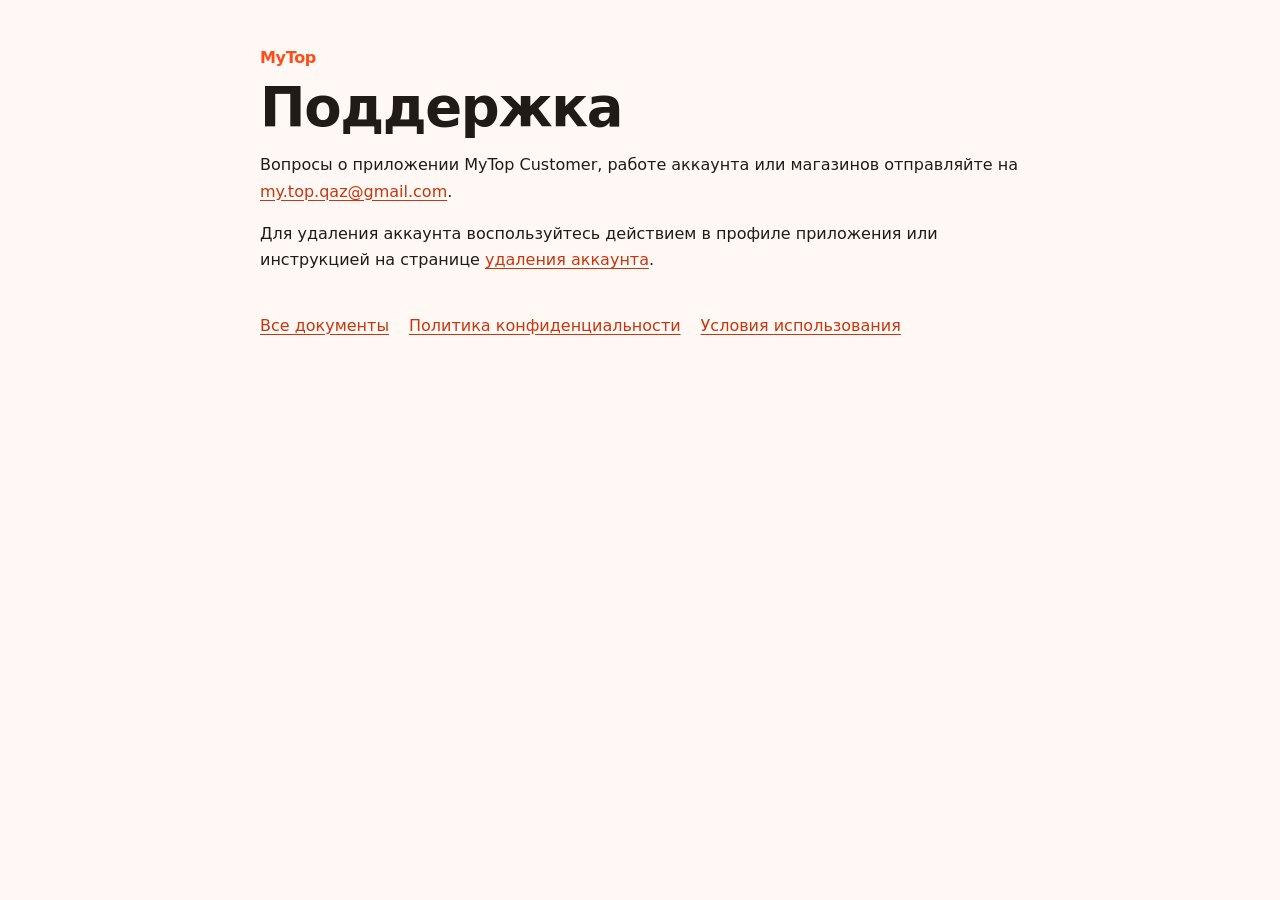
<file: support/index.html>
<!doctype html>
<html lang="ru">
<head>
  <meta charset="utf-8">
  <meta name="viewport" content="width=device-width, initial-scale=1">
  <title>Поддержка MyTop</title>
  <link rel="stylesheet" href="../styles.css">
</head>
<body>
  <main>
    <div class="brand">MyTop</div>
    <h1>Поддержка</h1>
    <p>Вопросы о приложении MyTop Customer, работе аккаунта или магазинов отправляйте на <a href="mailto:my.top.qaz@gmail.com">my.top.qaz@gmail.com</a>.</p>
    <p>Для удаления аккаунта воспользуйтесь действием в профиле приложения или инструкцией на странице <a href="../delete-account/">удаления аккаунта</a>.</p>
    <nav class="nav"><a href="../">Все документы</a><a href="../privacy/">Политика конфиденциальности</a><a href="../terms/">Условия использования</a></nav>
  </main>
</body>
</html>
</file>
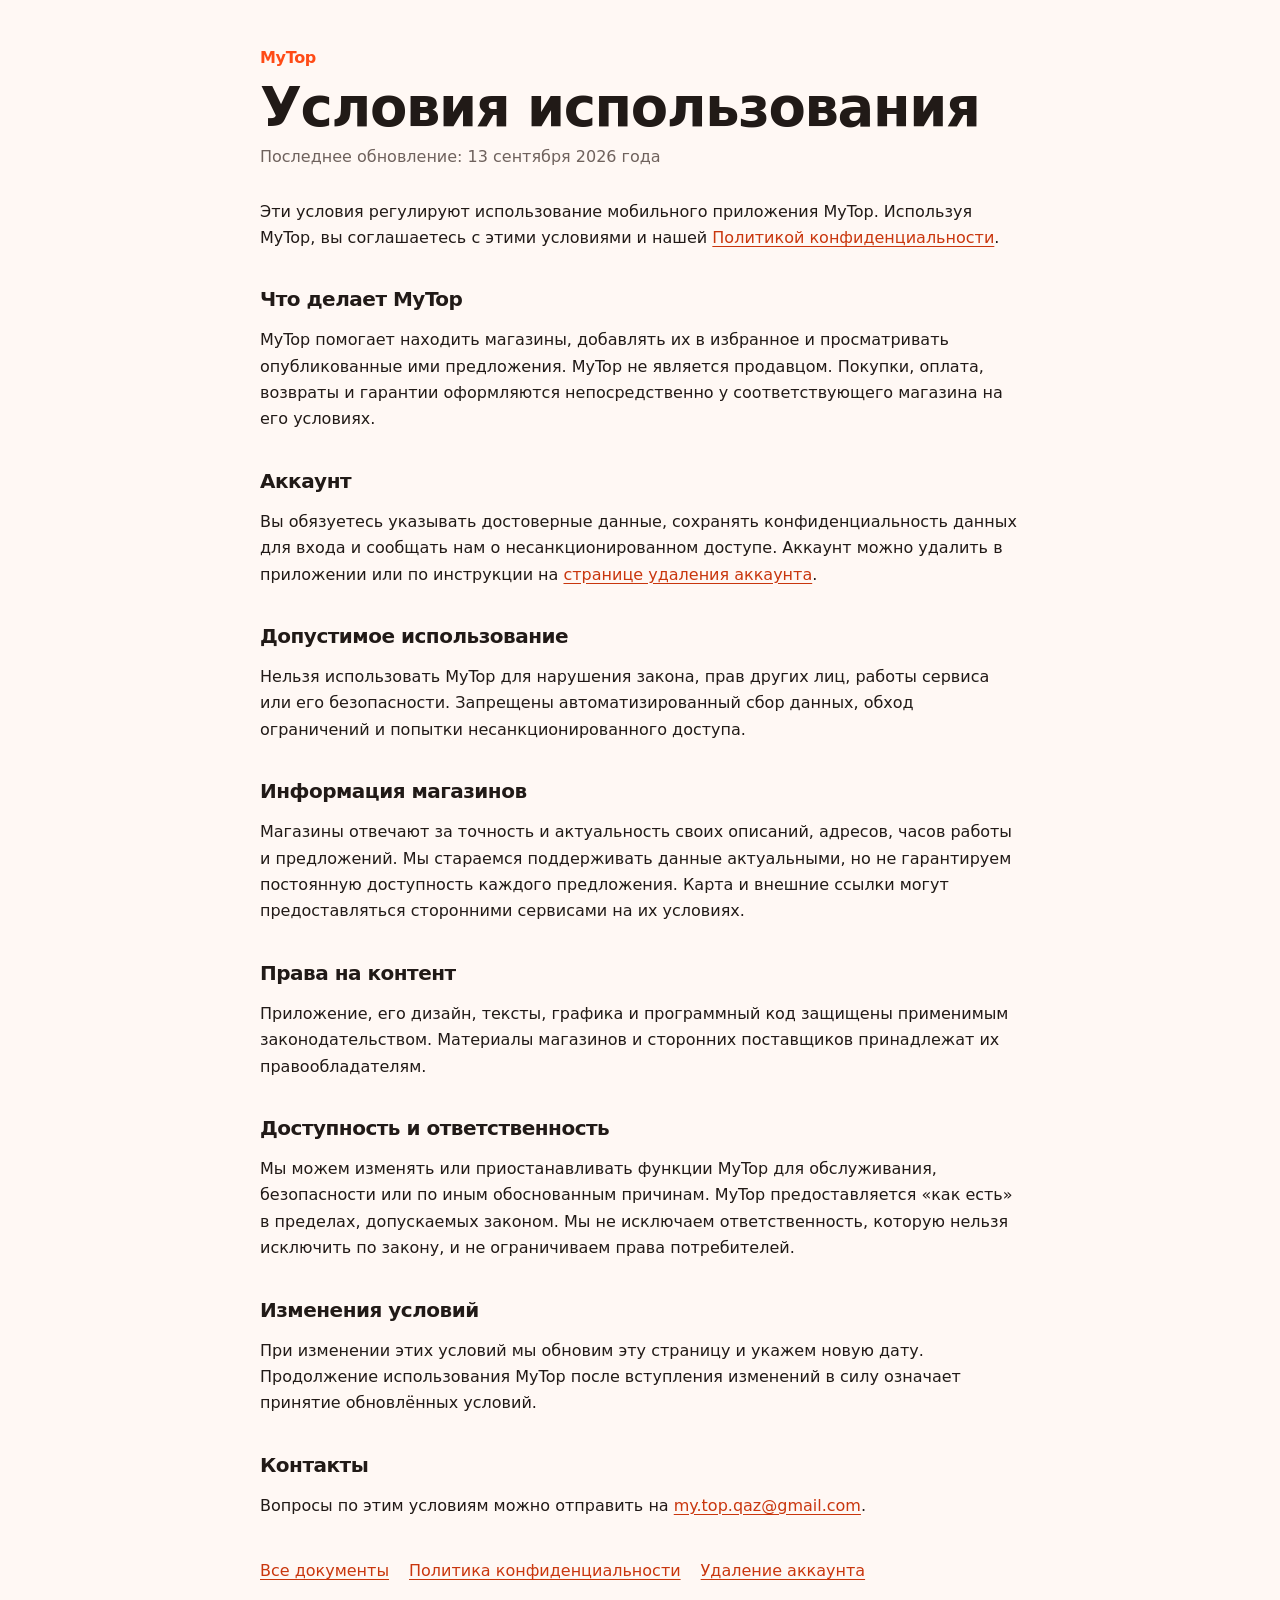
<file: terms/index.html>
<!doctype html>
<html lang="ru">
<head>
  <meta charset="utf-8">
  <meta name="viewport" content="width=device-width, initial-scale=1">
  <title>Условия использования MyTop</title>
  <link rel="stylesheet" href="../styles.css">
</head>
<body>
  <main>
    <div class="brand">MyTop</div>
    <h1>Условия использования</h1>
    <p class="meta">Последнее обновление: 13 сентября 2026 года</p>

    <p>Эти условия регулируют использование мобильного приложения MyTop. Используя MyTop, вы соглашаетесь с этими условиями и нашей <a href="../privacy/">Политикой конфиденциальности</a>.</p>

    <h2>Что делает MyTop</h2>
    <p>MyTop помогает находить магазины, добавлять их в избранное и просматривать опубликованные ими предложения. MyTop не является продавцом. Покупки, оплата, возвраты и гарантии оформляются непосредственно у соответствующего магазина на его условиях.</p>

    <h2>Аккаунт</h2>
    <p>Вы обязуетесь указывать достоверные данные, сохранять конфиденциальность данных для входа и сообщать нам о несанкционированном доступе. Аккаунт можно удалить в приложении или по инструкции на <a href="../delete-account/">странице удаления аккаунта</a>.</p>

    <h2>Допустимое использование</h2>
    <p>Нельзя использовать MyTop для нарушения закона, прав других лиц, работы сервиса или его безопасности. Запрещены автоматизированный сбор данных, обход ограничений и попытки несанкционированного доступа.</p>

    <h2>Информация магазинов</h2>
    <p>Магазины отвечают за точность и актуальность своих описаний, адресов, часов работы и предложений. Мы стараемся поддерживать данные актуальными, но не гарантируем постоянную доступность каждого предложения. Карта и внешние ссылки могут предоставляться сторонними сервисами на их условиях.</p>

    <h2>Права на контент</h2>
    <p>Приложение, его дизайн, тексты, графика и программный код защищены применимым законодательством. Материалы магазинов и сторонних поставщиков принадлежат их правообладателям.</p>

    <h2>Доступность и ответственность</h2>
    <p>Мы можем изменять или приостанавливать функции MyTop для обслуживания, безопасности или по иным обоснованным причинам. MyTop предоставляется «как есть» в пределах, допускаемых законом. Мы не исключаем ответственность, которую нельзя исключить по закону, и не ограничиваем права потребителей.</p>

    <h2>Изменения условий</h2>
    <p>При изменении этих условий мы обновим эту страницу и укажем новую дату. Продолжение использования MyTop после вступления изменений в силу означает принятие обновлённых условий.</p>

    <h2>Контакты</h2>
    <p>Вопросы по этим условиям можно отправить на <a href="mailto:my.top.qaz@gmail.com?subject=Условия%20использования%20MyTop">my.top.qaz@gmail.com</a>.</p>

    <nav class="nav"><a href="../">Все документы</a><a href="../privacy/">Политика конфиденциальности</a><a href="../delete-account/">Удаление аккаунта</a></nav>
  </main>
</body>
</html>
</file>
<file: styles.css>
:root {
  color-scheme: light;
  font-family: Inter, ui-sans-serif, system-ui, -apple-system, BlinkMacSystemFont, "Segoe UI", sans-serif;
  background: #fff8f4;
  color: #211a17;
}

* { box-sizing: border-box; }

body { margin: 0; background: #fff8f4; }

main {
  width: min(100% - 32px, 760px);
  margin: 0 auto;
  padding: 48px 0 72px;
}

.brand { color: #ff4b16; font-weight: 800; letter-spacing: -0.02em; }

h1, h2 { letter-spacing: -0.025em; }
h1 { margin: 12px 0 8px; font-size: clamp(2rem, 8vw, 3.4rem); line-height: 1.05; }
h2 { margin: 36px 0 12px; font-size: 1.25rem; }

p, li { font-size: 1rem; line-height: 1.65; }
ul, ol { padding-left: 22px; }
a { color: #c9360d; text-underline-offset: 3px; }

.meta { margin: 0 0 28px; color: #6f625d; }
.notice {
  margin: 24px 0;
  padding: 18px;
  border: 1px solid #f0d6ca;
  border-radius: 18px;
  background: #fff;
}
.nav { display: flex; flex-wrap: wrap; gap: 12px 20px; margin-top: 42px; }

@media (max-width: 480px) {
  main { width: min(100% - 24px, 760px); padding-top: 28px; }
  h2 { margin-top: 30px; }
}
</file>
